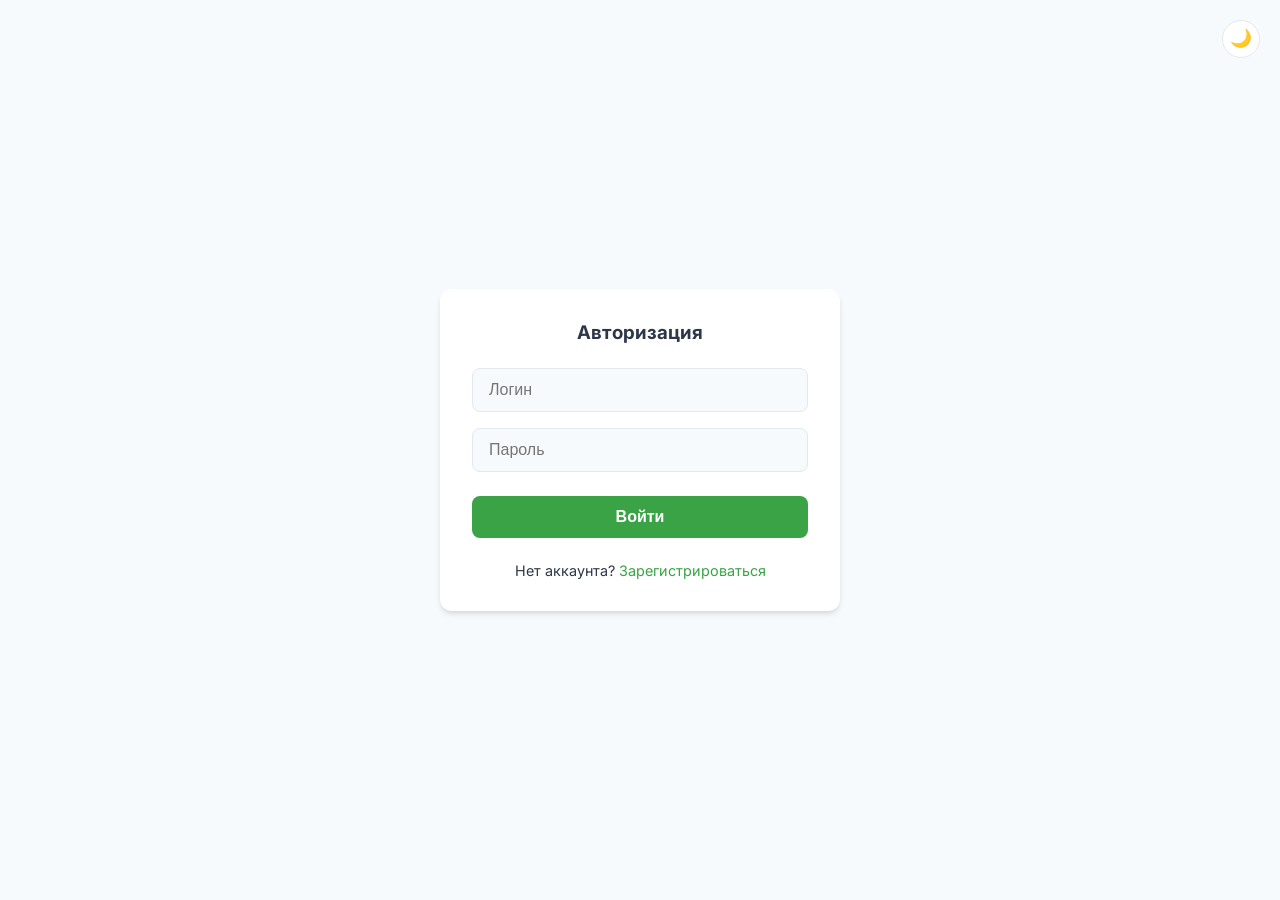
<file: src/main/resources/static/index.html>
<!DOCTYPE html>
<html lang="ru" class="light-theme">
<head>
    <meta charset="UTF-8">
    <meta name="viewport" content="width=device-width, initial-scale=1.0">
    <title>Авторизация - ProjectDima3</title>
    <link rel="stylesheet" href="style.css">
    <link href="https://fonts.googleapis.com/css2?family=Inter:wght@400;600&display=swap" rel="stylesheet">

    <script>
        (function() {
            var theme = localStorage.getItem('theme-preference') || 'light';
            document.documentElement.className = theme + '-theme';
        })();
    </script>

</head>
<body class="auth-body">

<button id="theme-toggle" class="theme-toggle-button">🌙</button>

<main class="container">
    <h3>Авторизация</h3>
    <div id="error" style="color: var(--danger); margin-bottom: 1rem;"></div>
    <form onsubmit="event.preventDefault(); login();">
        <div class="form-grid">
            <input type="text" id="username" placeholder="Логин" required>
            <input type="password" id="password" placeholder="Пароль" required>
        </div>
        <button type="submit">Войти</button>
    </form>
    <div style="margin-top: 1.5rem; text-align: center; font-size: 0.9rem;">
        Нет аккаунта? <a href="register.html" style="color: var(--primary); text-decoration: none;">Зарегистрироваться</a>
    </div>
</main>

<script src="auth.js"></script>

<script>
    document.addEventListener('DOMContentLoaded', function() {
        var THEME_KEY = 'theme-preference';
        var btn = document.getElementById('theme-toggle');

        function getTheme() {
            return localStorage.getItem(THEME_KEY) || 'light';
        }

        function applyTheme(theme) {
            document.documentElement.className = theme + '-theme';
            if (btn) btn.innerHTML = theme === 'dark' ? '☀️' : '🌙';
        }

        applyTheme(getTheme()); // обновляем иконку кнопки

        if (btn) {
            btn.addEventListener('click', function() {
                var newTheme = getTheme() === 'light' ? 'dark' : 'light';
                localStorage.setItem(THEME_KEY, newTheme);
                applyTheme(newTheme);
            });
        }
    });
</script>

</body>
</html>
</file>
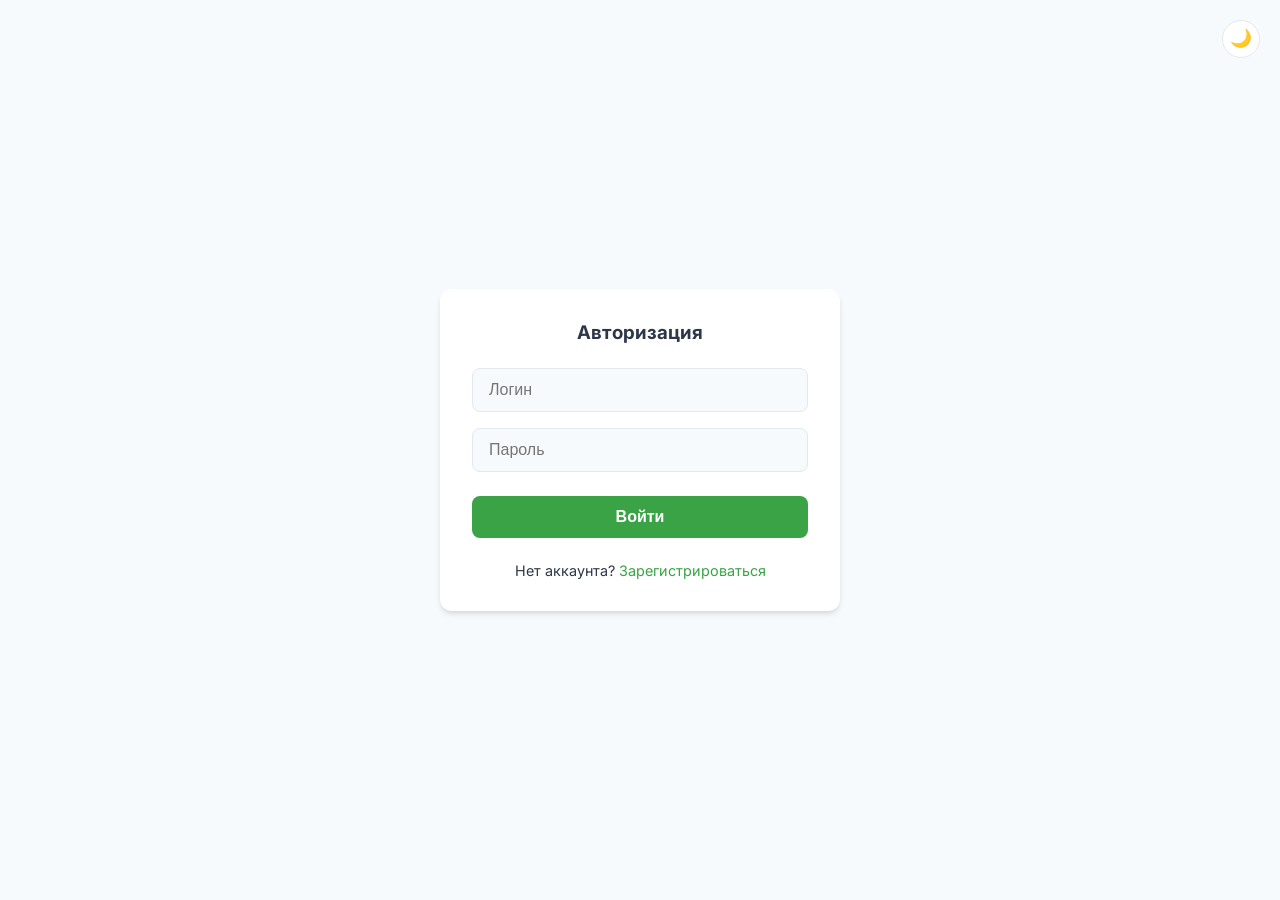
<file: src/main/resources/static/admin.html>
<!DOCTYPE html>
<html lang="ru" class="light-theme">
<head>
    <meta charset="UTF-8">
    <title>Панель администратора</title>
    <link rel="stylesheet" href="style.css">
    <link href="https://fonts.googleapis.com/css2?family=Inter:wght@400;600&display=swap" rel="stylesheet">
    <link rel="icon" href="data:,">

    <script>
        (function() {
            var theme = localStorage.getItem('theme-preference') || 'light';
            document.documentElement.className = theme + '-theme';
        })();
    </script>

</head>
<body>

<nav>
    <span>РУБИКОН: Admin Panel</span>
    <div>
        <a href="/assets.html" class="nav-link">Активы</a>
        <button id="theme-toggle" class="theme-toggle-button">🌙</button>
        <button onclick="logout()" class="logout-btn danger-btn">Выйти</button>
    </div>
</nav>

<main class="container">
    <!-- Секция пользователей -->
    <h3>Пользователи</h3>
    <div class="table-container">
        <table id="usersTable">
            <thead>
                <tr>
                    <th>ID</th>
                    <th>Имя пользователя</th>
                    <th>Роль</th>
                    <th>Компания</th>
                    <th>Отдел</th>
                    <th>Действия</th>
                </tr>
            </thead>
            <tbody id="usersBody"></tbody>
        </table>
    </div>

    <hr class="section-divider">

    <!-- Секция управления компаниями и отделами -->
    <div class="management-grid">
        <!-- Управление компаниями -->
        <section>
            <h4>Управление компаниями</h4>
            <form id="createCompanyForm" onsubmit="event.preventDefault(); createCompany();" class="management-form">
                <input type="text" id="companyName" placeholder="Название новой компании" required>
                <input type="text" id="companyAddress" placeholder="Адрес">
                <button type="submit">Создать компанию</button>
            </form>
            <h5>Существующие компании:</h5>
            <ul id="companyList" class="item-list"></ul>
        </section>

        <!-- Управление отделами -->
        <section>
            <h4>Управление отделами</h4>
            <form id="createDepartmentForm" onsubmit="event.preventDefault(); createDepartment();" class="management-form">
                <select id="departmentCompanySelect" required>
                    <option value="">Выберите компанию</option>
                </select>
                <input type="text" id="departmentName" placeholder="Название нового отдела" required>
                <button type="submit">Создать отдел</button>
            </form>
            <h5>Существующие отделы:</h5>
            <ul id="departmentList" class="item-list"></ul>
        </section>
    </div>
</main>

<!-- Модальное окно для информации о пользователе -->
<div id="userModal" class="modal">
    <div class="modal-content">
        <div class="modal-header">
            <h4 id="modalUserName">Информация о пользователе</h4>
            <span class="close-button">&times;</span>
        </div>
        <div class="modal-body">
            <div class="form-grid">
                <p><strong>ID:</strong> <span id="modalUserId"></span></p>
                <p><strong>Роль:</strong> <span id="modalUserRole"></span></p>
            </div>
            <hr>
            <h5>Назначение</h5>
            <input type="hidden" id="userIdToAssign">
            <div class="form-grid">
                <select id="companySelect"></select>
                <select id="departmentSelect"></select>
            </div>
        </div>
        <div class="modal-footer">
            <button type="button" class="close-button-footer">Отмена</button>
            <button type="button" onclick="assignUser()">Сохранить</button>
        </div>
    </div>
</div>

<script src="auth.js"></script>
<script src="api.js"></script>
<script>
    document.addEventListener('DOMContentLoaded', () => {
        // Загрузка основных данных
        loadUsers();
        loadCompanyList();
        loadDepartmentList();

        // Логика модального окна
        const userModal = document.getElementById('userModal');
        const closeButton = userModal.querySelector('.close-button');
        const closeButtonFooter = userModal.querySelector('.close-button-footer');

        const closeModal = () => userModal.style.display = 'none';

        closeButton.onclick = closeModal;
        closeButtonFooter.onclick = closeModal;
        window.onclick = (event) => {
            if (event.target == userModal) closeModal();
        };
    });
</script>

<script>
    document.addEventListener('DOMContentLoaded', function() {
        var THEME_KEY = 'theme-preference';
        var btn = document.getElementById('theme-toggle');

        function getTheme() {
            return localStorage.getItem(THEME_KEY) || 'light';
        }

        function applyTheme(theme) {
            document.documentElement.className = theme + '-theme';
            if (btn) btn.innerHTML = theme === 'dark' ? '☀️' : '🌙';
        }

        applyTheme(getTheme()); // обновляем иконку кнопки

        if (btn) {
            btn.addEventListener('click', function() {
                var newTheme = getTheme() === 'light' ? 'dark' : 'light';
                localStorage.setItem(THEME_KEY, newTheme);
                applyTheme(newTheme);
            });
        }
    });
</script>
</body>
</html>
</file>
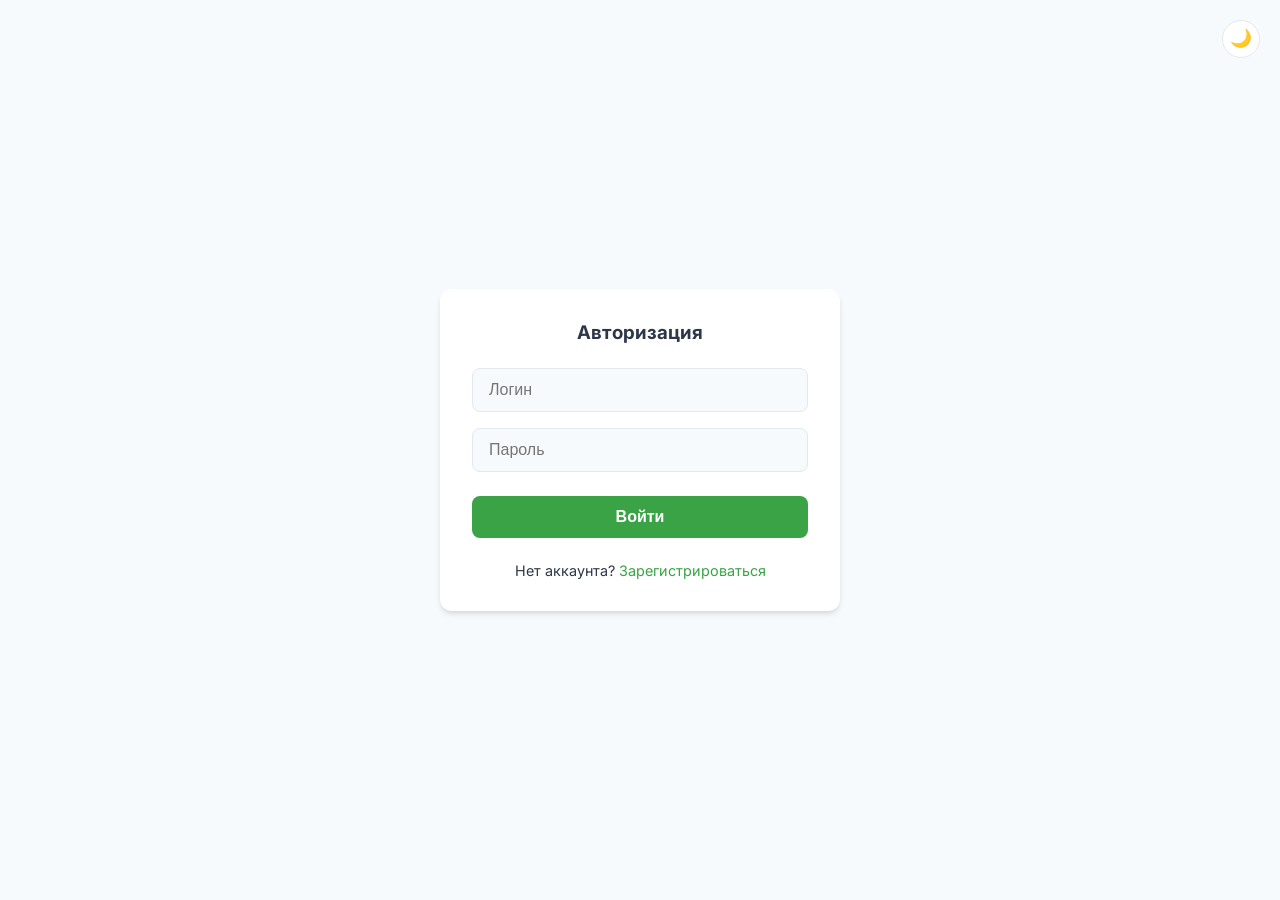
<file: src/main/resources/static/assets.html>
<!DOCTYPE html>
<html lang="ru" class="light-theme"> <!-- Тема по умолчанию -->
<head>
    <meta charset="UTF-8">
    <title>Управление активами</title>
    <link rel="stylesheet" href="style.css">
    <link href="https://fonts.googleapis.com/css2?family=Inter:wght@400;600&display=swap" rel="stylesheet">

    <script>
        // Применяем тему немедленно (без мигания)
        (function() {
            var theme = localStorage.getItem('theme-preference') || 'light';
            document.documentElement.className = theme + '-theme';
        })();
    </script>

</head>
<body>

<nav>
    <span>РУБИКОН: Активы</span>
    <div>
        <a href="/admin.html" id="admin-panel-link" class="nav-link">Админ-панель</a>
        <button id="theme-toggle" class="theme-toggle-button">🌙</button>
        <button onclick="logout()" class="logout-btn danger-btn">Выйти</button>
    </div>
</nav>

<main class="container">
    <div style="display: flex; justify-content: space-between; align-items: center; margin-bottom: 1.5rem;">
        <h3>Активы</h3>
        <button onclick="openAssetModal(null)">Создать актив</button>
    </div>
    <div class="table-container">
        <table id="assetsTable">
            <thead>
                <tr>
                    <th>ID</th>
                    <th>Название</th>
                    <th>Тип</th>
                    <th>Статус</th>
                    <th>Действия</th>
                </tr>
            </thead>
            <tbody id="assetsBody"></tbody>
        </table>
    </div>
</main>

<!-- Модальное окно для активов -->
<div id="assetModal" class="modal">
    <div class="modal-content">
        <div class="modal-header">
            <h4 id="assetModalTitle">Создать актив</h4>
            <span class="close-button">&times;</span>
        </div>
        <div class="modal-body">
            <form id="assetForm">
                <input type="hidden" id="assetId">
                <div class="form-grid">
                    <input type="text" id="assetName" placeholder="Название актива" required>
                    <input type="text" id="assetType" placeholder="Тип актива" required>
                    <input type="text" id="assetStatus" placeholder="Статус актива" required>
                </div>
            </form>
        </div>
        <div class="modal-footer">
            <button type="button" class="close-button-footer">Отмена</button>
            <button type="button" id="deleteAssetBtn" class="danger-btn" style="display: none; margin-right: auto;">Удалить</button>
            <button type="button" onclick="saveAsset()">Сохранить</button>
        </div>
    </div>
</div>

<script src="auth.js"></script>
<script src="api.js"></script>
<script>
    document.addEventListener('DOMContentLoaded', () => {
        loadAssets();

        const userRole = localStorage.getItem('userRole');
        const adminLink = document.getElementById('admin-panel-link');
        if (userRole !== 'ROLE_ADMIN' && userRole !== 'ADMIN') {
            if (adminLink) adminLink.style.display = 'none';
        }

        const assetModal = document.getElementById('assetModal');
        const openModalBtn = document.querySelector('button[onclick="openAssetModal(null)"]');
        const closeButton = assetModal.querySelector('.close-button');
        const closeButtonFooter = assetModal.querySelector('.close-button-footer');

        const openModal = () => assetModal.style.display = 'block';
        const closeModal = () => assetModal.style.display = 'none';

        openModalBtn.onclick = (e) => {
            e.preventDefault();
            openAssetModal(null); // Ваша функция
            openModal();
        };

        closeButton.onclick = closeModal;
        closeButtonFooter.onclick = closeModal;
        window.onclick = (event) => {
            if (event.target == assetModal) closeModal();
        };
    });
</script>

<script>
    document.addEventListener('DOMContentLoaded', function() {
        var THEME_KEY = 'theme-preference';
        var btn = document.getElementById('theme-toggle');

        function getTheme() {
            return localStorage.getItem(THEME_KEY) || 'light';
        }

        function applyTheme(theme) {
            document.documentElement.className = theme + '-theme';
            if (btn) btn.innerHTML = theme === 'dark' ? '☀️' : '🌙';
        }

        applyTheme(getTheme()); // обновляем иконку кнопки

        if (btn) {
            btn.addEventListener('click', function() {
                var newTheme = getTheme() === 'light' ? 'dark' : 'light';
                localStorage.setItem(THEME_KEY, newTheme);
                applyTheme(newTheme);
            });
        }
    });
</script>
</body>
</html>
</file>
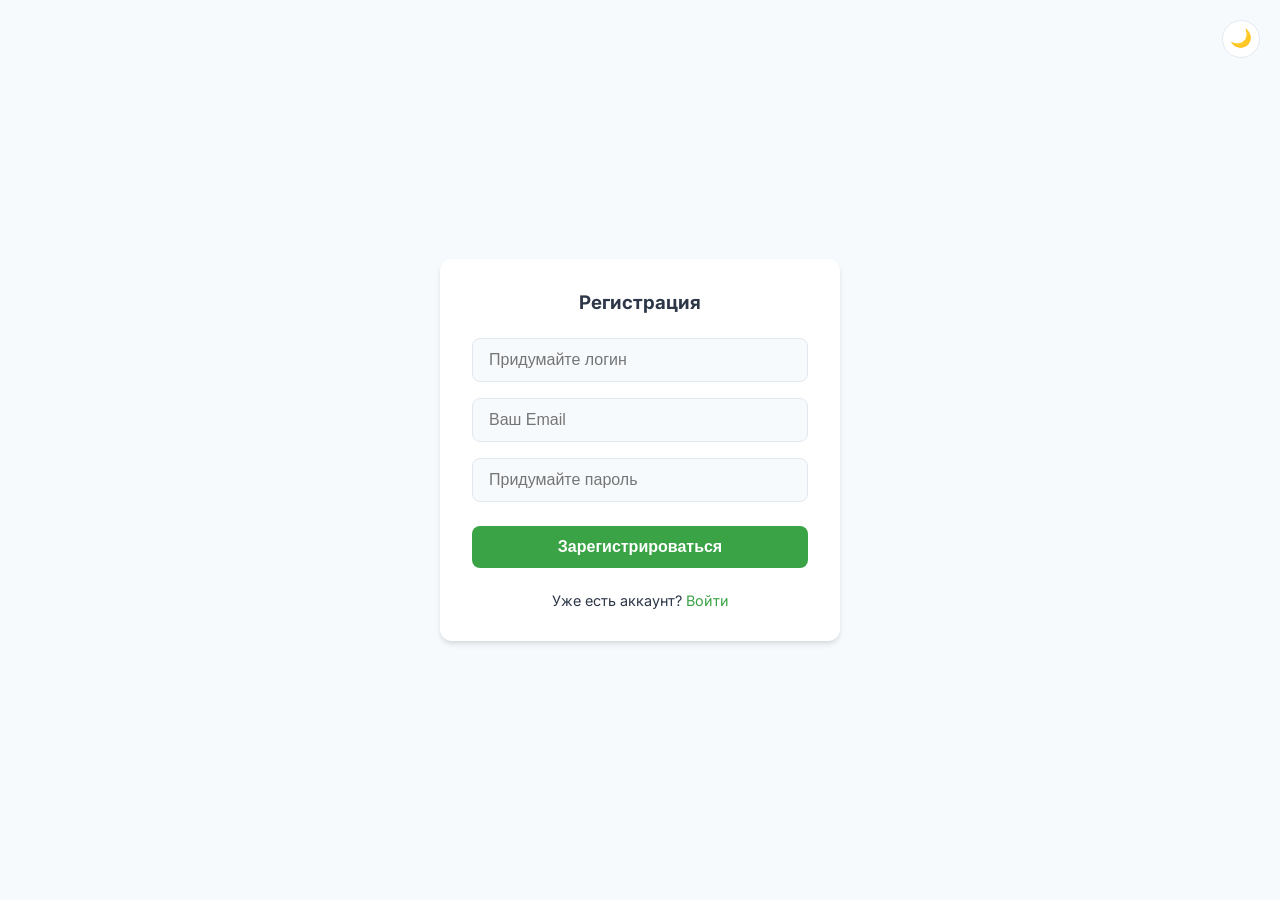
<file: src/main/resources/static/register.html>
<!DOCTYPE html>
<html lang="ru" class="light-theme">
<head>
    <meta charset="UTF-8">
    <meta name="viewport" content="width=device-width, initial-scale=1.0">
    <title>Регистрация - ProjectDima3</title>
    <link rel="stylesheet" href="style.css">
    <link href="https://fonts.googleapis.com/css2?family=Inter:wght@400;600&display=swap" rel="stylesheet">

    <script>
        // Применяем тему немедленно (без мигания)
        (function() {
            var theme = localStorage.getItem('theme-preference') || 'light';
            document.documentElement.className = theme + '-theme';
        })();
    </script>


</head>
<body class="auth-body">

<button id="theme-toggle" class="theme-toggle-button">🌙</button>

<main class="container">
    <h3>Регистрация</h3>
    <div id="regError" style="color: var(--danger); margin-bottom: 1rem; display: none;"></div>
    <form onsubmit="event.preventDefault(); register();">
        <div class="form-grid">
            <input type="text" id="regUsername" placeholder="Придумайте логин" required>
            <input type="email" id="regEmail" placeholder="Ваш Email" required>
            <input type="password" id="regPassword" placeholder="Придумайте пароль" required>
        </div>
        <button type="submit">Зарегистрироваться</button>
    </form>
    <div style="margin-top: 1.5rem; text-align: center; font-size: 0.9rem;">
        Уже есть аккаунт? <a href="index.html" style="color: var(--primary); text-decoration: none;">Войти</a>
    </div>
</main>

<script src="auth.js"></script>
<script>
    document.addEventListener('DOMContentLoaded', function() {
        var THEME_KEY = 'theme-preference';
        var btn = document.getElementById('theme-toggle');

        function getTheme() {
            return localStorage.getItem(THEME_KEY) || 'light';
        }

        function applyTheme(theme) {
            document.documentElement.className = theme + '-theme';
            if (btn) btn.innerHTML = theme === 'dark' ? '☀️' : '🌙';
        }

        applyTheme(getTheme()); // обновляем иконку кнопки

        if (btn) {
            btn.addEventListener('click', function() {
                var newTheme = getTheme() === 'light' ? 'dark' : 'light';
                localStorage.setItem(THEME_KEY, newTheme);
                applyTheme(newTheme);
            });
        }
    });
</script>
</body>
</html>
</file>
<file: src/main/resources/static/style.css>
/* ==========================================================================
   Base & Theme Variables
   ========================================================================== */
:root {
    --primary: #3AA346;
    --primary-hover: #2F8538;
    --danger: #e53e3e;
    --danger-hover: #c53030;

    /* Light Theme (Default) */
    --bg: #f7fafc;
    --card-bg: #ffffff;
    --text-main: #2d3748;
    --text-muted: #718096;
    --border: #e2e8f0;
    --shadow: 0 4px 6px -1px rgba(0, 0, 0, 0.1), 0 2px 4px -1px rgba(0, 0, 0, 0.06);
}

.dark-theme {
    /* Dark Theme Overrides */
    --bg: #1a202c;
    --card-bg: #2d3748;
    --text-main: #edf2f7;
    --text-muted: #a0aec0;
    --border: #4a5568;
    --shadow: 0 10px 15px -3px rgba(0, 0, 0, 0.1), 0 4px 6px -2px rgba(0, 0, 0, 0.05);
}

/* ==========================================================================
   Global Styles
   ========================================================================== */
body {
    font-family: 'Inter', -apple-system, BlinkMacSystemFont, "Segoe UI", Roboto, "Helvetica Neue", Arial, sans-serif;
    background-color: var(--bg);
    color: var(--text-main);
    margin: 0;
    transition: background-color 0.2s ease-in-out, color 0.2s ease-in-out;
}

/* ==========================================================================
   Theme Toggle Button
   ========================================================================== */
.theme-toggle-button {
    background: transparent;
    color: white;
    border: 1px solid rgba(255, 255, 255, 0.5);
    border-radius: 50%;
    width: 38px;
    height: 38px;
    cursor: pointer;
    display: flex;
    justify-content: center;
    align-items: center;
    font-size: 1.1rem;
    flex-shrink: 0;
    transition: all 0.2s ease-in-out;
    padding: 0;
    line-height: 1;
}
.theme-toggle-button:hover {
    background: rgba(255, 255, 255, 0.2);
    border-color: white;
    transform: scale(1.05);
}
.auth-body .theme-toggle-button {
    position: fixed;
    top: 20px;
    right: 20px;
    background: var(--card-bg);
    color: var(--text-main);
    border: 1px solid var(--border);
    z-index: 1001;
}
.auth-body .theme-toggle-button:hover {
    background: var(--bg);
    border-color: var(--text-muted);
}

/* ==========================================================================
   Layout & Navigation
   ========================================================================== */
nav {
    width: 100%;
    background: var(--primary);
    color: white;
    padding: 0.8rem 1.5rem;
    display: flex;
    justify-content: space-between;
    align-items: center;
    position: sticky;
    top: 0;
    z-index: 1000;
    box-sizing: border-box;
    box-shadow: var(--shadow);
}
nav > div { display: flex; align-items: center; gap: 1rem; }
nav span { font-weight: 600; font-size: 1.1rem; }
.nav-link { color: white; text-decoration: none; font-size: 0.95rem; opacity: 0.9; transition: opacity 0.2s; }
.nav-link:hover { opacity: 1; text-decoration: underline; }

.container {
    background-color: var(--card-bg);
    padding: 2rem;
    border-radius: 12px;
    box-shadow: var(--shadow);
    margin: 2rem auto;
    width: 90%;
    max-width: 900px;
    box-sizing: border-box;
    transition: background-color 0.2s ease-in-out;
}

/* ==========================================================================
   Tables (Новый блок, который решает проблему со скриншота)
   ========================================================================== */
.table-container {
    width: 100%;
    overflow-x: auto;
    margin-top: 1rem;
    border-radius: 8px;
    border: 1px solid var(--border);
}

table {
    width: 100%;
    border-collapse: collapse;
    text-align: left;
    background-color: var(--card-bg);
}

th, td {
    padding: 14px 16px;
    border-bottom: 1px solid var(--border);
    vertical-align: middle;
    white-space: nowrap; /* Чтобы текст не переносился криво */
}

th {
    font-weight: 600;
    color: var(--text-muted);
    background-color: rgba(0, 0, 0, 0.02); /* Легкий контраст для шапки */
    text-transform: uppercase;
    font-size: 0.85rem;
    letter-spacing: 0.05em;
}

.dark-theme th {
    background-color: rgba(255, 255, 255, 0.02);
}

tbody tr:last-child td {
    border-bottom: none; /* Убираем нижнюю рамку у последней строки */
}

tbody tr:hover {
    background-color: rgba(0, 0, 0, 0.015);
}

.dark-theme tbody tr:hover {
    background-color: rgba(255, 255, 255, 0.015);
}

table button {
    padding: 6px 14px;
    font-size: 0.85rem;
    width: auto;
    border-radius: 6px;
}

/* ==========================================================================
   Forms & Buttons
   ========================================================================== */
.form-grid { display: grid; grid-template-columns: 1fr; gap: 1rem; margin-bottom: 1.5rem; }

input, select {
    width: 100%;
    padding: 12px 16px;
    border: 1px solid var(--border);
    border-radius: 8px;
    font-size: 1rem;
    background-color: var(--bg);
    color: var(--text-main);
    box-sizing: border-box;
    transition: all 0.2s ease-in-out;
}
input:focus, select:focus {
    outline: none;
    border-color: var(--primary);
    box-shadow: 0 0 0 3px rgba(58, 163, 70, 0.2);
}

button {
    padding: 12px 24px;
    background: var(--primary);
    color: white;
    border: none;
    border-radius: 8px;
    font-weight: 600;
    font-size: 1rem;
    cursor: pointer;
    transition: all 0.2s ease-in-out;
    width: 100%;
}
button:hover { background: var(--primary-hover); transform: translateY(-1px); }
button.danger-btn { background: var(--danger); }
button.danger-btn:hover { background: var(--danger-hover); }
button.logout-btn, .container > div > button, .modal-footer button { width: auto; }

/* ==========================================================================
   Modal Dialog (Не тронуто)
   ========================================================================== */
.modal {
    display: none;
    position: fixed;
    z-index: 1001;
    left: 0;
    top: 0;
    width: 100%;
    height: 100%;
    overflow: auto;
    background-color: rgba(0, 0, 0, 0.6);
    padding-top: 5vh;
    backdrop-filter: blur(4px);
}
.modal-content {
    background-color: var(--card-bg);
    margin: 0 auto;
    border-radius: 12px;
    width: 90%;
    max-width: 500px;
    box-shadow: var(--shadow);
    overflow: hidden;
    animation: modal-fade-in 0.3s ease-out;
}
.modal-header {
    padding: 1.5rem;
    border-bottom: 1px solid var(--border);
    display: flex;
    justify-content: space-between;
    align-items: center;
}
.modal-header h4 { margin: 0; font-size: 1.25rem; }
.close-button {
    color: var(--text-muted);
    font-size: 1.8rem;
    font-weight: bold;
    cursor: pointer;
    line-height: 1;
    transition: color 0.2s ease-in-out;
}
.close-button:hover { color: var(--text-main); }
.modal-body { padding: 1.5rem; }
.modal-footer {
    padding: 1rem 1.5rem;
    border-top: 1px solid var(--border);
    display: flex;
    justify-content: flex-end;
    gap: 0.75rem;
    background-color: var(--bg);
}

@keyframes modal-fade-in {
    from { opacity: 0; transform: translateY(-20px); }
    to { opacity: 1; transform: translateY(0); }
}

/* ==========================================================================
   Auth Pages
   ========================================================================== */
.auth-body { display: flex; justify-content: center; align-items: center; height: 100vh; }
.auth-body .container { margin: 0; max-width: 400px; }
.auth-body h3 { text-align: center; margin-top: 0; margin-bottom: 1.5rem; }
</file>
